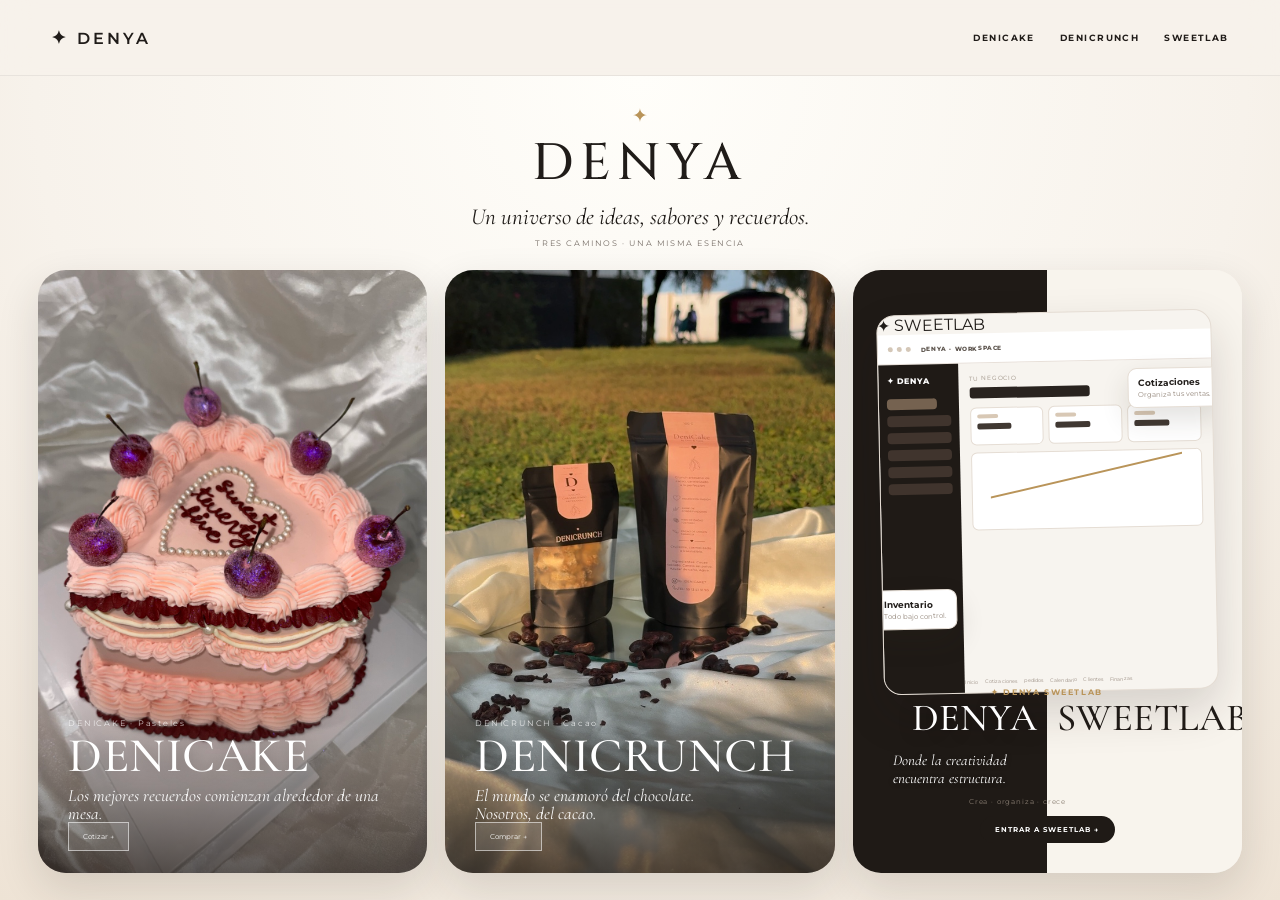
<file: index.html>
<!doctype html>
<html lang="es">
<head>
<meta charset="utf-8"><meta name="viewport" content="width=device-width,initial-scale=1">
<meta name="description" content="DENYA — DENICAKE, DENICRUNCH y DENYA SWEETLAB.">
<title>DENYA</title>
<link rel="preconnect" href="https://fonts.googleapis.com"><link rel="preconnect" href="https://fonts.gstatic.com" crossorigin>
<link href="https://fonts.googleapis.com/css2?family=Cormorant+Garamond:wght@400;500;600&family=Cinzel:wght@400;500;600&family=Montserrat:wght@400;500;600;700&display=swap" rel="stylesheet">
<style>
:root{--ink:#201c19;--cream:#f5f0e8;--paper:#fffdf9;--gold:#b99459;--pink:#d58da0;--cocoa:#432a22;--muted:#766d66}
*{box-sizing:border-box}html,body{margin:0;width:100%;height:100%;overflow:hidden}body{color:var(--ink);font-family:Montserrat,Arial,sans-serif;background:var(--cream)}
a{color:inherit}
nav{position:absolute;z-index:20;top:0;left:0;right:0;height:76px;padding:0 4vw;display:flex;justify-content:space-between;align-items:center;background:rgba(247,242,235,.76);backdrop-filter:blur(16px);border-bottom:1px solid rgba(0,0,0,.06)}
.logo{font-weight:600;letter-spacing:.18em;text-decoration:none}.logo span{font-size:18px;margin-right:8px}
.links{display:flex;gap:25px;font-size:9px;font-weight:700;letter-spacing:.16em;text-transform:uppercase}.links a{text-decoration:none}
main{height:100vh;padding-top:76px}
.hero{height:100%;display:flex;flex-direction:column;align-items:center;padding:28px 3vw 3vh;background:radial-gradient(circle at 50% 0,#fffefa 0,#f7f2eb 58%,#eee3d5 100%)}
.intro{text-align:center;flex:0 0 auto;margin-bottom:22px}.spark{font-size:19px;color:var(--gold);margin-bottom:2px}.hero h1{font-family:Cinzel,serif;font-size:clamp(35px,4vw,58px);font-weight:500;letter-spacing:.14em;margin:0}.hero p{font-family:Cormorant Garamond,serif;font-size:clamp(18px,1.8vw,27px);font-style:italic;margin:5px 0 0}.hero .small{font-family:Montserrat,sans-serif;font-size:8px;font-style:normal;letter-spacing:.2em;text-transform:uppercase;color:var(--muted);margin-top:7px}
.panels{width:100%;max-width:1450px;flex:1;min-height:0;display:grid;grid-template-columns:repeat(3,1fr);gap:16px}
.panel{position:relative;min-width:0;min-height:0;overflow:hidden;border-radius:24px;text-decoration:none;box-shadow:0 18px 45px rgba(45,34,25,.12);isolation:isolate}
.panel:after{content:"";position:absolute;inset:0;z-index:-1;background:linear-gradient(180deg,rgba(0,0,0,.02) 15%,rgba(0,0,0,.68) 100%)}
.panel.cake{background:url('cake_heart.jpg') center/cover}.panel.crunch{background:url('bag_pink.jpg') center/cover}.panel.sweet{background:linear-gradient(145deg,#f8f4ed 0%,#e9dfd2 100%);color:var(--ink)}.panel.sweet:after{background:radial-gradient(circle at 70% 25%,rgba(185,148,89,.2),transparent 34%),linear-gradient(180deg,transparent 30%,rgba(67,42,34,.06) 100%)}.sweetvisual{position:absolute;inset:7% 7% 30%;background:#f7f4ef;border:1px solid #e5ddd4;border-radius:18px;box-shadow:0 20px 45px rgba(35,27,22,.16);overflow:hidden;transform:rotate(-1.2deg)}.sweetvisual:after{content:'Inicio    Cotizaciones    Pedidos    Calendario    Clientes    Finanzas';position:absolute;left:24%;right:0;bottom:8px;color:#9a8d82;font-size:5px;letter-spacing:.03em;word-spacing:5px}.appbar{height:30px;background:#fff;border-bottom:1px solid #e8e0d9;display:flex;align-items:center;padding:0 10px;gap:4px}.dot{width:5px;height:5px;border-radius:50%;background:#d4c7b7}.apptitle{margin-left:6px;font-size:6px;letter-spacing:.1em;font-weight:800;color:#5f5750}.appbody{display:grid;grid-template-columns:24% 76%;height:calc(100% - 30px)}.sidebar{background:#1f1a16;color:#fff;padding:11px 8px}.sidebrand{font-size:8px;font-weight:800;letter-spacing:.08em;margin-bottom:13px}.sideitem{height:11px;margin:6px 0;background:#40342d;border-radius:4px}.sideitem.active{width:78%;background:#756250}.dashboard{padding:11px}.dashlabel{font-size:6px;letter-spacing:.12em;color:#9a8e82;text-transform:uppercase}.dashhead{height:11px;width:52%;background:#29231f;border-radius:3px;margin:5px 0 9px}.stats{display:grid;grid-template-columns:repeat(3,1fr);gap:5px}.stat{height:38px;background:#fff;border:1px solid #e5ddd4;border-radius:6px;padding:6px}.stat i{display:block;width:35%;height:4px;background:#d8c8b5;border-radius:2px;margin-bottom:5px}.stat b{display:block;width:58%;height:6px;background:#403832;border-radius:2px}.chart{height:78px;background:#fff;margin-top:7px;border:1px solid #e5ddd4;border-radius:6px;position:relative;overflow:hidden}.chart:after{content:'';position:absolute;left:8%;right:8%;bottom:22%;height:45%;border-top:2px solid #b99459;transform:skewY(-12deg)}.sweetfloat{position:absolute;background:#fff;border:1px solid #e5ddd4;border-radius:9px;padding:8px 10px;box-shadow:0 12px 28px rgba(50,39,29,.14);font-size:7px}.sweetfloat strong{display:block;font-size:9px;margin-bottom:2px}.sweetfloat span{color:#94877b}.sweetfloat.one{top:15%;right:-3%}.sweetfloat.two{bottom:17%;left:-3%}.sweetorb{position:absolute;width:80px;height:80px;border-radius:50%;background:rgba(185,148,89,.13);top:-30px;right:-25px}.sweetstar{position:absolute;left:-18px;bottom:18%;font-size:30px;color:var(--gold);text-shadow:0 5px 20px rgba(185,148,89,.28);z-index:5}.sweetcontent{position:absolute;left:0;right:0;bottom:0;padding:27px 28px 27px;z-index:3}.sweetcontent .eyebrow{color:var(--gold);text-transform:uppercase;font-size:8px;letter-spacing:.2em;font-weight:700}.sweetcontent h2{font-family:Cormorant Garamond,serif;font-size:clamp(34px,3.2vw,49px);font-weight:500;line-height:.88;margin:8px 0 8px}.sweetcontent h2 em{font-style:italic;color:var(--gold)}.sweetcontent .slogan{font-family:Montserrat,sans-serif;font-size:8px;color:var(--muted);letter-spacing:.04em;max-width:330px}.sweetcontent .cta{display:inline-block;margin-top:14px;background:var(--cocoa);color:#fff;border-radius:999px;padding:11px 17px;font-size:8px;font-weight:700;letter-spacing:.15em;text-transform:uppercase;text-decoration:none}.sweetcontent .eyebrow{color:var(--gold);text-transform:uppercase;font-size:8px;letter-spacing:.2em;font-weight:700}.sweetcontent h2{font-family:Cormorant Garamond,serif;font-size:clamp(34px,3.2vw,49px);font-weight:500;line-height:.88;margin:8px 0 8px}.sweetcontent h2 em{font-style:italic;color:var(--gold)}.sweetcontent .slogan{font-family:Montserrat,sans-serif;font-size:8px;color:var(--muted);letter-spacing:.04em;max-width:330px}.sweetcontent .cta{display:inline-block;margin-top:14px;background:var(--cocoa);color:#fff;border-radius:999px;padding:11px 17px;font-size:8px;font-weight:700;letter-spacing:.15em;text-transform:uppercase;text-decoration:none}
footer{display:none}
@media(max-width:800px){html,body{overflow:auto;height:auto}.links{gap:12px}.links a:nth-child(3){display:none}main{height:auto;min-height:100vh}.hero{height:auto;min-height:100vh;padding:105px 18px 24px}.intro{margin-bottom:20px}.panels{grid-template-columns:1fr;gap:14px}.panel{height:520px}.sweetvisual{inset:7% 8% 23%}}
@media(max-width:520px){nav{height:64px;padding:0 18px}.logo{font-size:13px}.links{font-size:7px}.hero{padding-top:85px}.hero h1{font-size:38px}.panel{height:470px}.panelcontent{padding:28px 24px 25px}}
.panel.cake:after,.panel.crunch:after{display:none}.panel.cake .panelcontent,.panel.crunch .panelcontent{position:absolute;left:20px;right:20px;bottom:20px;padding:20px 22px;background:rgba(255,255,255,.93);border:1px solid rgba(67,53,43,.14);border-radius:16px;box-shadow:0 10px 30px rgba(30,22,17,.16);z-index:3;color:#2b211b}.panel.cake .panelcontent h2,.panel.crunch .panelcontent h2{font-size:clamp(30px,3.2vw,48px);line-height:.9;margin:5px 0 9px;color:#2b211b;text-shadow:none}.panel.cake .panelcontent .eyebrow,.panel.crunch .panelcontent .eyebrow{color:#9a7440}.panel.cake .panelcontent .slogan,.panel.crunch .panelcontent .slogan{font-size:9px;line-height:1.4;max-width:280px;color:#5a4e45}.panel.cake .panelcontent .cta,.panel.crunch .panelcontent .cta{margin-top:12px}
/* P5 brand panels — redesigned from zero */
.panels{gap:18px}
.panel{border-radius:28px;box-shadow:0 16px 42px rgba(45,34,25,.14);transition:transform .3s ease,box-shadow .3s ease}
.panel:hover{transform:translateY(-4px);box-shadow:0 24px 55px rgba(45,34,25,.18)}
.panel.cake:after,.panel.crunch:after{display:none}
.panel.cake{background-image:url('cake_heart.jpg');background-position:center;background-size:cover}
.panel.crunch{background-image:url('bag_pink.jpg');background-position:center;background-size:cover}
.panel.cake .panelcontent,.panel.crunch .panelcontent{left:0;right:0;bottom:0;padding:34px 30px 30px;background:linear-gradient(to top,rgba(30,23,18,.72) 0%,rgba(30,23,18,.28) 58%,transparent 100%);border:0;border-radius:0;box-shadow:none;color:#fff}
.panel.cake .panelcontent .eyebrow,.panel.crunch .panelcontent .eyebrow{color:rgba(255,255,255,.78);font-size:8px;letter-spacing:.22em}
.panel.cake .panelcontent h2,.panel.crunch .panelcontent h2{font-family:Montserrat,sans-serif;font-size:clamp(31px,3.1vw,48px);font-weight:700;letter-spacing:.02em;line-height:1;margin:7px 0 9px;color:#fff;text-shadow:0 2px 14px rgba(0,0,0,.22)}
.panel.cake .panelcontent .slogan,.panel.crunch .panelcontent .slogan{font-family:Cormorant Garamond,serif;font-size:clamp(16px,1.35vw,21px);font-style:italic;line-height:1.08;max-width:330px;color:rgba(255,255,255,.94)}
.panel.cake .panelcontent .cta,.panel.crunch .panelcontent .cta{margin-top:15px;padding:9px 14px;border:1px solid rgba(255,255,255,.55);background:rgba(255,255,255,.12);backdrop-filter:blur(6px);color:#fff;font-size:7px}

/* Brand lettering aligned with SWEETLAB */
.panel.cake .panelcontent h2,.panel.crunch .panelcontent h2{font-family:Cormorant Garamond,serif;font-size:clamp(40px,3.8vw,58px);font-weight:500;letter-spacing:.01em;line-height:.88;color:#fff;text-shadow:0 2px 16px rgba(0,0,0,.28);margin:7px 0 9px}
.panel.cake .panelcontent .slogan,.panel.crunch .panelcontent .slogan{color:rgba(255,255,255,.96)}

/* SWEETLAB title — keep existing title appearance */
.panel.sweet{background:#f8f4ed}
.panel.sweet:before{content:"";position:absolute;inset:0;background:linear-gradient(90deg,#1f1a16 0 50%,#f8f4ed 50% 100%);z-index:0}
.sweetvisual{z-index:2}
.sweetcontent{z-index:10;left:0;right:0;bottom:5%;padding:0}
.sweetcontent h2{
  position:relative;
  display:grid;
  grid-template-columns:50% 50%;
  align-items:baseline;
  width:100%;
  margin:0;
  font-family:Cormorant Garamond,serif;
  font-size:clamp(31px,3vw,47px);
  font-weight:500;
  line-height:.86;
  letter-spacing:0;
  overflow:visible;
}
.sweetcontent h2 .lightword{
  grid-column:1;display:block!important;color:#fff!important;-webkit-text-fill-color:#fff!important;
  white-space:nowrap;text-align:right;padding-right:10px;text-shadow:0 2px 16px rgba(0,0,0,.4)
}
.sweetcontent h2 .darkword{
  grid-column:2;display:block!important;color:#1f1a16!important;-webkit-text-fill-color:#1f1a16!important;
  white-space:nowrap;text-align:left;padding-left:10px;text-shadow:none
}
.sweetcontent .eyebrow{position:relative;z-index:11;text-align:center;color:#b99459;font-size:8px;letter-spacing:.2em;margin-bottom:5px}
.sweetcontent .sweetlabel{
  position:relative;width:50%;margin-top:9px;padding:7px 18px;
  font-family:Cormorant Garamond,serif;font-size:15px;font-style:italic;text-align:center;
  color:#fff!important;text-shadow:0 1px 5px rgba(0,0,0,.35)
}
.sweetcontent .slogan{text-align:center;width:100%;margin-top:3px;color:#8c8075;font-size:7px;letter-spacing:.12em}
.sweetcontent .cta{display:block;width:max-content;margin:10px auto 0;background:#1f1a16;color:#fff;border-radius:999px;padding:9px 15px;font-size:7px;font-weight:700;letter-spacing:.15em;text-transform:uppercase}
@media(max-width:800px){.sweetcontent h2{font-size:clamp(30px,8vw,42px)}}
</style>
<body>
<nav><a class="logo" href="#inicio"><span>✦</span>DENYA</a><div class="links"><a href="#denicake">DENICAKE</a><a href="#denicrunch">DENICRUNCH</a><a href="#sweetlab">SWEETLAB</a></div></nav>
<main id="inicio">
<section class="hero">
<div class="intro"><div class="spark">✦</div><h1>DENYA</h1><p>Un universo de ideas, sabores y recuerdos.</p><div class="small">Tres caminos · Una misma esencia</div></div>
<div class="panels">
<a class="panel cake" id="denicake" href="https://wa.me/525513513193?text=Hola%20vi%20DENICAKE%20y%20me%20gustar%C3%ADa%20cotizar%20un%20pastel." target="_blank" rel="noopener">
<div class="panelcontent"><div class="eyebrow">DENICAKE · Pasteles</div><h2>DENICAKE</h2><div class="slogan">Los mejores recuerdos comienzan alrededor de una mesa.</div><span class="cta">Cotizar →</span></div>
</a>
<a class="panel crunch" id="denicrunch" href="https://wa.me/525513513193?text=Hola%20vi%20DENICRUNCH%20y%20me%20gustar%C3%ADa%20hacer%20un%20pedido." target="_blank" rel="noopener">
<div class="panelcontent"><div class="eyebrow">DENICRUNCH · Cacao</div><h2>DENICRUNCH</h2><div class="slogan">El mundo se enamoró del chocolate.<br>Nosotros, del cacao.</div><span class="cta">Comprar →</span></div>
</a>
<a class="panel sweet" id="sweetlab" href="./denya2/">
<div class="sweetvisual"><div class="sweetmark">✦ SWEETLAB</div><div class="appbar"><span class="dot"></span><span class="dot"></span><span class="dot"></span><span class="apptitle">DENYA · WORKSPACE</span></div><div class="appbody"><div class="sidebar"><div class="sidebrand">✦ DENYA</div><div class="sideitem active"></div><div class="sideitem"></div><div class="sideitem"></div><div class="sideitem"></div><div class="sideitem"></div><div class="sideitem"></div></div><div class="dashboard"><div class="dashlabel">Tu negocio</div><div class="dashhead"></div><div class="stats"><div class="stat"><i></i><b></b></div><div class="stat"><i></i><b></b></div><div class="stat"><i></i><b></b></div></div><div class="chart"></div></div></div><div class="sweetfloat one"><strong>Cotizaciones</strong><span>Organiza tus ventas.</span></div><div class="sweetfloat two"><strong>Inventario</strong><span>Todo bajo control.</span></div></div><div class="sweetcontent"><div class="eyebrow">✦ DENYA SWEETLAB</div><h2><span class="lightword">DENYA</span> <span class="darkword">SWEETLAB</span></h2><div class="sweetlabel">Donde la creatividad encuentra estructura.</div><div class="slogan">Crea · organiza · crece</div><span class="cta">Entrar a SWEETLAB →</span></div>
</a>
</div>
</section>
</main>
</body></html>
</file>
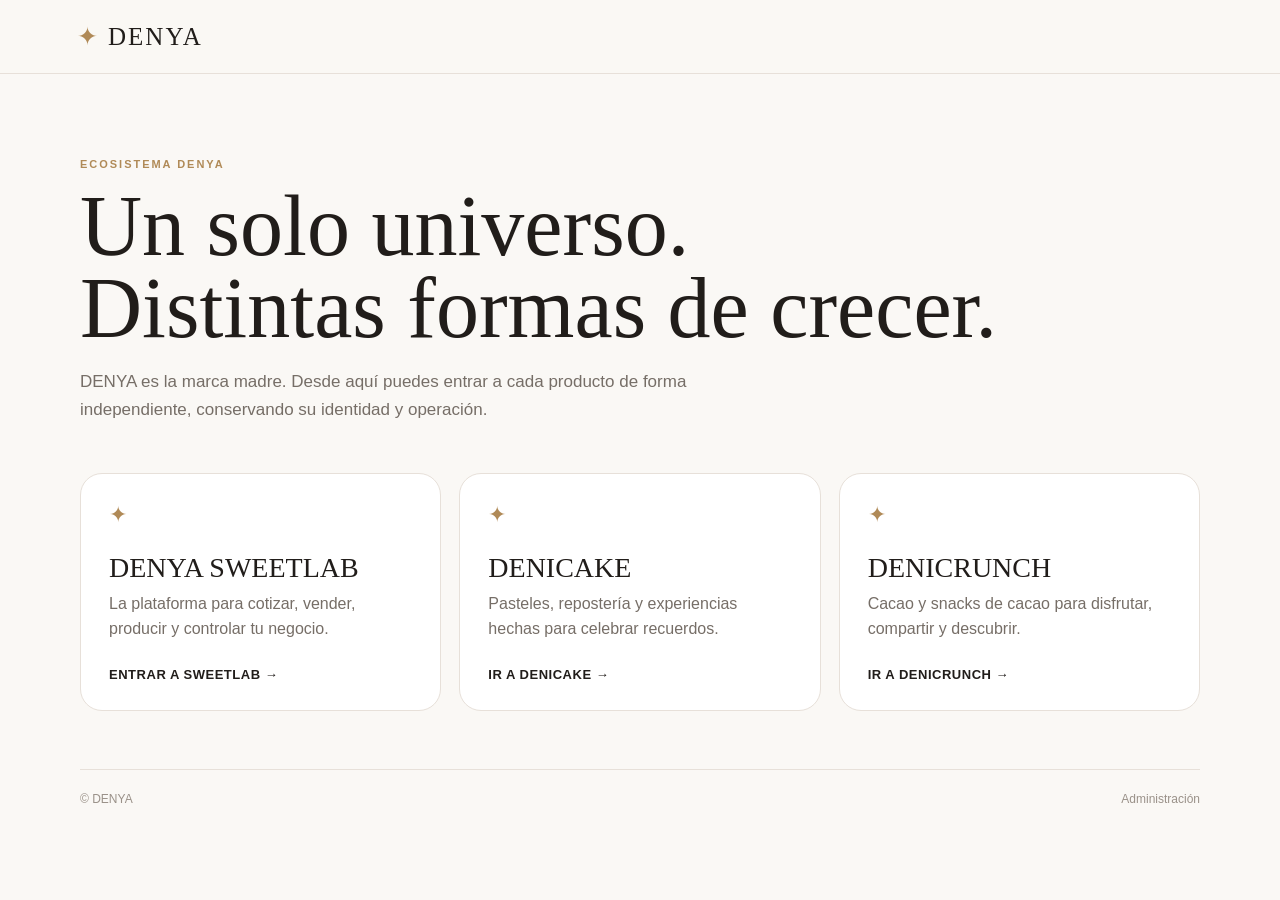
<file: denya/index.html>
<!doctype html>
<html lang="es">
<head>
<meta charset="utf-8">
<meta name="viewport" content="width=device-width,initial-scale=1">
<meta name="description" content="DENYA — ecosistema de marcas y herramientas para negocios.">
<title>DENYA</title>
<style>
:root{--bg:#faf8f5;--ink:#211d1a;--muted:#766e67;--line:#e7e0d9;--card:#fff;--accent:#b08a57}
*{box-sizing:border-box}body{margin:0;background:var(--bg);color:var(--ink);font-family:Montserrat,Arial,sans-serif}
.wrap{min-height:100vh;display:flex;flex-direction:column}.nav{height:74px;padding:0 6vw;display:flex;align-items:center;justify-content:space-between;border-bottom:1px solid var(--line);background:rgba(250,248,245,.94)}
.logo{font-family:Georgia,serif;font-size:25px;letter-spacing:.08em}.logo span{color:var(--accent)}
main{width:min(1120px,88vw);margin:auto;padding:70px 0 80px}.eyebrow{text-transform:uppercase;letter-spacing:.18em;font-size:11px;color:var(--accent);font-weight:700}
h1{font-family:Georgia,serif;font-size:clamp(48px,8vw,86px);font-weight:400;line-height:.95;margin:16px 0 18px}
.lead{max-width:650px;color:var(--muted);font-size:17px;line-height:1.7;margin-bottom:48px}
.grid{display:grid;grid-template-columns:repeat(3,1fr);gap:18px}.card{background:var(--card);border:1px solid var(--line);border-radius:22px;padding:28px;min-height:230px;display:flex;flex-direction:column;transition:.2s;text-decoration:none;color:inherit}.card:hover{transform:translateY(-3px);box-shadow:0 12px 30px rgba(40,30,20,.07)}
.star{font-size:22px;color:var(--accent);margin-bottom:24px}.card h2{font-family:Georgia,serif;font-size:28px;font-weight:400;margin:0 0 8px}.card p{color:var(--muted);line-height:1.55;margin:0}.go{margin-top:auto;padding-top:25px;font-size:13px;font-weight:700;letter-spacing:.04em}
.footer{margin-top:58px;padding-top:22px;border-top:1px solid var(--line);display:flex;justify-content:space-between;gap:20px;color:#9a9189;font-size:12px}.admin{color:#9a9189;text-decoration:none}.admin:hover{text-decoration:underline}
@media(max-width:760px){main{padding:48px 0}.grid{grid-template-columns:1fr}.card{min-height:190px}.lead{font-size:16px}.nav{padding:0 6vw}}
</style>
</head>
<body>
<div class="wrap">
<header class="nav"><div class="logo"><span>✦</span> DENYA</div></header>
<main>
<div class="eyebrow">Ecosistema DENYA</div>
<h1>Un solo universo.<br>Distintas formas de crecer.</h1>
<p class="lead">DENYA es la marca madre. Desde aquí puedes entrar a cada producto de forma independiente, conservando su identidad y operación.</p>
<section class="grid" aria-label="Productos DENYA">
<a class="card" href="../denya2/">
<div class="star">✦</div><h2>DENYA SWEETLAB</h2><p>La plataforma para cotizar, vender, producir y controlar tu negocio.</p><div class="go">ENTRAR A SWEETLAB →</div>
</a>
<a class="card" href="../">
<div class="star">✦</div><h2>DENICAKE</h2><p>Pasteles, repostería y experiencias hechas para celebrar recuerdos.</p><div class="go">IR A DENICAKE →</div>
</a>
<a class="card" href="../">
<div class="star">✦</div><h2>DENICRUNCH</h2><p>Cacao y snacks de cacao para disfrutar, compartir y descubrir.</p><div class="go">IR A DENICRUNCH →</div>
</a>
</section>
<div class="footer"><span>© DENYA</span><a class="admin" href="../denya2/admin.html">Administración</a></div>
</main>
</div>
</body>
</html>
</file>
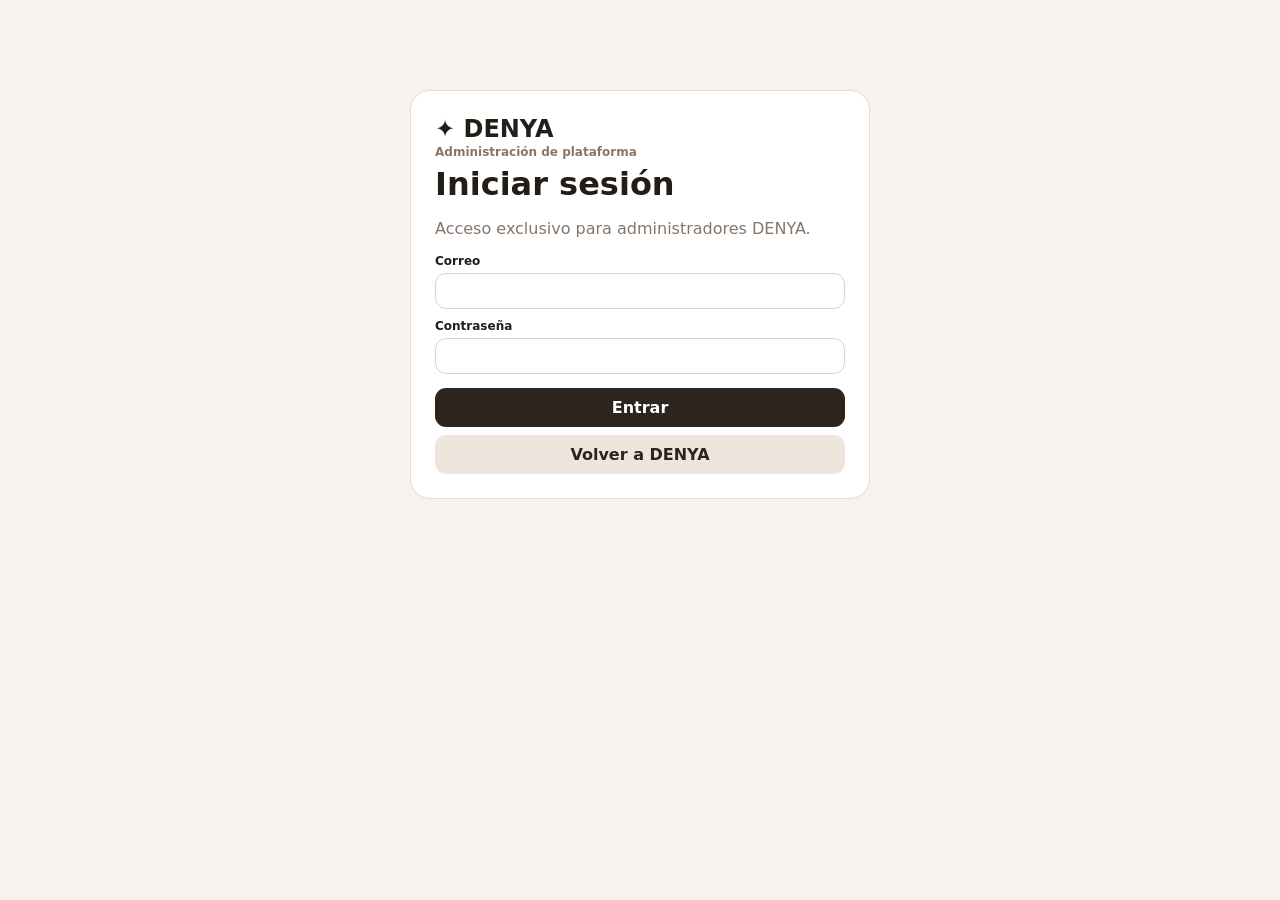
<file: denya2/admin.html>
<!doctype html>
<html lang="es">
<head>
<meta charset="utf-8">
<meta name="viewport" content="width=device-width,initial-scale=1,viewport-fit=cover">
<title>DENYA · Administración</title>
<link rel="stylesheet" href="admin-v91.css?v=109">
</head>
<body>
<div id="root"><div class="a91-login"><div class="a91-brand">✦ DENYA <span>Administración</span></div><p class="a91-muted">Cargando administración…</p></div></div>
<script src="admin-supabase-lite.js?v=109"></script>
<script src="admin-v91.js?v=109"></script>
</body>
</html>
</file>
<file: denya2/admin-v91.css>
*{box-sizing:border-box}body{margin:0;font-family:Inter,ui-sans-serif,system-ui,-apple-system,Segoe UI,sans-serif;background:#f6f3ef;color:#231d18}button,input,select,textarea{font:inherit}.a91-shell{max-width:1440px;margin:auto;padding:22px}.a91-top{display:flex;justify-content:space-between;gap:16px;align-items:center;margin-bottom:18px}.a91-brand{font-size:24px;font-weight:900}.a91-brand span{font-size:12px;color:#8b7567;display:block;margin-top:2px}.a91-actions{display:flex;gap:8px;flex-wrap:wrap}.a91-btn{border:0;border-radius:11px;padding:10px 13px;font-weight:800;cursor:pointer;text-decoration:none;display:inline-flex;align-items:center;justify-content:center}.a91-primary{background:#2d241e;color:#fff}.a91-secondary{background:#eee5dd;color:#2d241e}.a91-danger{background:#fff0ee;color:#9c3029}.a91-tabs{display:flex;gap:6px;overflow:auto;padding-bottom:6px;margin-bottom:16px}.a91-tabs button{border:1px solid #e0d5cc;background:#fff;padding:9px 12px;border-radius:10px;font-weight:800;white-space:nowrap;cursor:pointer}.a91-tabs button.active{background:#2d241e;color:#fff;border-color:#2d241e}.a91-grid{display:grid;grid-template-columns:repeat(4,minmax(0,1fr));gap:11px}.a91-kpi,.a91-card{background:#fff;border:1px solid #e8dfd7;border-radius:16px;padding:16px}.a91-kpi small{display:block;color:#927b6b;font-size:10px;text-transform:uppercase;letter-spacing:.8px}.a91-kpi strong{display:block;font-size:26px;margin-top:5px}.a91-card h2,.a91-card h3{margin-top:0}.a91-section{margin-top:16px}.a91-table-wrap{overflow:auto;background:#fff;border:1px solid #e7ddd4;border-radius:15px}.a91-table{width:100%;border-collapse:collapse;min-width:980px}.a91-table th,.a91-table td{padding:12px 13px;border-bottom:1px solid #eee6df;text-align:left;vertical-align:top}.a91-table th{font-size:11px;text-transform:uppercase;letter-spacing:.5px;color:#84766d;background:#fcfaf8}.a91-table tr:last-child td{border-bottom:0}.a91-muted{color:#85766b}.a91-small{font-size:11px}.a91-badge{display:inline-flex;padding:5px 8px;border-radius:999px;background:#eee8e3;font-size:10px;font-weight:850}.a91-badge.ok{background:#dbf6e6;color:#17673a}.a91-badge.warn{background:#fff0c9;color:#795c12}.a91-badge.bad{background:#f8dddd;color:#973631}.a91-row-actions{display:flex;gap:6px;flex-wrap:wrap}.a91-row-actions .a91-btn{padding:7px 9px;font-size:11px}.a91-search{display:flex;gap:8px;flex-wrap:wrap;margin:10px 0}.a91-search input,.a91-search select,.a91-field input,.a91-field select,.a91-field textarea{border:1px solid #dcd2c8;background:#fff;border-radius:11px;padding:10px 11px;min-width:0}.a91-search input{flex:1;min-width:220px}.a91-field{display:grid;gap:5px;font-size:12px;font-weight:800}.a91-field textarea{min-height:110px;resize:vertical}.a91-form2{display:grid;grid-template-columns:1fr 1fr;gap:10px}.a91-modal-bg{position:fixed;inset:0;background:rgba(20,16,13,.55);display:grid;place-items:center;padding:16px;z-index:100}.a91-modal{width:min(760px,96vw);max-height:92vh;overflow:auto;background:#fff;border-radius:20px;padding:20px}.a91-modal-head{display:flex;justify-content:space-between;gap:10px;align-items:center}.a91-modal-head h2{margin:0}.a91-modal-actions{display:flex;justify-content:flex-end;gap:8px;margin-top:16px}.a91-login{max-width:460px;margin:10vh auto;background:#fff;border:1px solid #e5dbd3;border-radius:20px;padding:24px}.a91-login h1{margin:6px 0 8px}.a91-login .a91-field{margin-top:10px}.a91-error{display:none;background:#fff0ee;color:#9b3029;border:1px solid #f1c8c3;padding:10px;border-radius:10px;margin-top:10px}.a91-error.show{display:block}.a91-ticket{background:#fff;border:1px solid #e8dfd7;border-radius:15px;padding:14px;margin-bottom:10px}.a91-ticket-head{display:flex;justify-content:space-between;gap:10px}.a91-ticket p{white-space:pre-wrap}.a91-members{display:grid;gap:6px;margin-top:8px}.a91-member{display:flex;justify-content:space-between;gap:8px;border-top:1px solid #eee5de;padding-top:6px;font-size:11px}.a91-empty{text-align:center;padding:28px;color:#87786e}.a91-metric-note{font-size:10px;color:#8b7b70;margin-top:3px}.a91-two{display:grid;grid-template-columns:1.2fr .8fr;gap:14px}@media(max-width:1000px){.a91-grid{grid-template-columns:repeat(2,1fr)}.a91-two{grid-template-columns:1fr}}@media(max-width:650px){.a91-shell{padding:12px}.a91-top{align-items:flex-start;flex-direction:column}.a91-grid{grid-template-columns:1fr 1fr}.a91-form2{grid-template-columns:1fr}.a91-modal-bg{place-items:end center;padding:0}.a91-modal{width:100vw;max-width:none;border-radius:22px 22px 0 0;padding:16px}.a91-modal-actions{display:grid;grid-template-columns:1fr 1fr}.a91-table{min-width:760px}.a91-search{display:grid;grid-template-columns:1fr}.a91-search input{min-width:0}.a91-actions{width:100%}.a91-actions .a91-btn{flex:1}}
</file>
